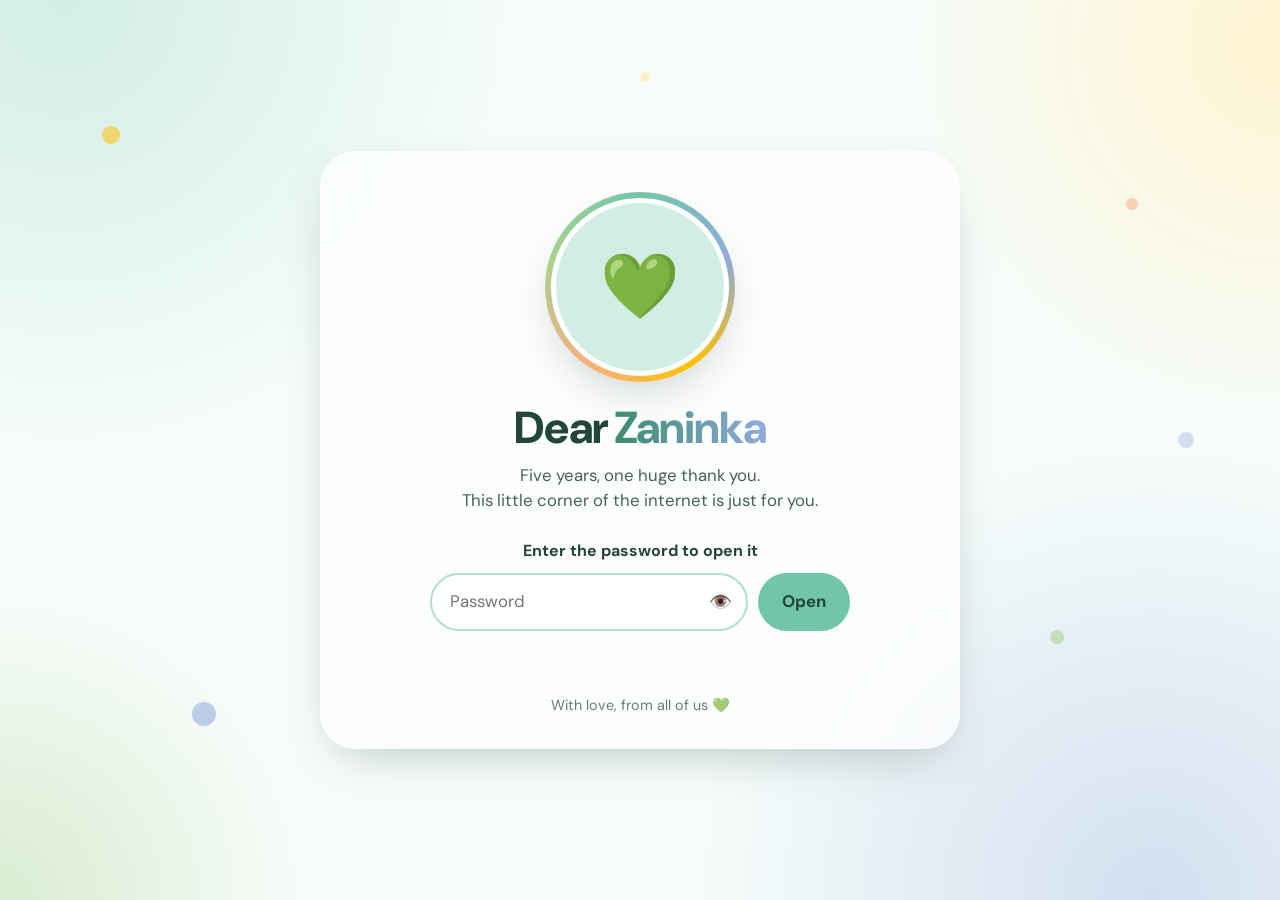
<file: index.html>
<!DOCTYPE html>
<html lang="en">
<head>
  <meta charset="utf-8">
  <meta name="viewport" content="width=device-width, initial-scale=1">
  <meta name="robots" content="noindex, nofollow">
  <title>For Zaninka 💚</title>
  <link rel="preconnect" href="https://fonts.googleapis.com">
  <link rel="preconnect" href="https://fonts.gstatic.com" crossorigin>
  <link href="https://fonts.googleapis.com/css2?family=DM+Sans:ital,opsz,wght@0,9..40,400;0,9..40,500;0,9..40,700;0,9..40,800&display=swap" rel="stylesheet">
  <link rel="stylesheet" href="css/style.css">
</head>
<body>
  <div class="bg"></div>
  <div class="dots"><span></span><span></span><span></span><span></span><span></span><span></span></div>

  <main class="stage">
    <section class="card pop-in">

      <!-- ▼ PHOTO OF ZANINKA: replace the file images/home/zaninka.jpg (same name) ▼ -->
      <!-- The photo only appears AFTER the password; before that, a heart is shown -->
      <div class="photo-ring">
        <div class="photo-fallback" id="photoSlot">💚</div>
      </div>

      <h1>Dear <span class="accent">Zaninka</span></h1>

      <!-- Locked state -->
      <div id="locked">
        <p class="lead">Five years, one huge thank you.<br>This little corner of the internet is just for you.</p>

        <form class="gate" id="gate" autocomplete="off">
          <label for="pw">Enter the password to open it</label>
          <div class="pw-row">
            <div class="pw-field">
              <input id="pw" type="password" placeholder="Password" autocapitalize="none" autocorrect="off" spellcheck="false" required>
              <button type="button" class="pw-toggle" id="toggle" aria-label="Show password">👁️</button>
            </div>
            <button class="btn" type="submit">Open</button>
          </div>
          <p class="error" id="error" role="alert"></p>
        </form>
      </div>

      <!-- Unlocked state -->
      <div id="unlocked" class="hidden">
        <p class="lead">Welcome! 💚 Your colleagues prepared something for you.<br>Pick where to start:</p>
        <nav class="menu">
          <a class="big-btn album" href="album.html">
            <span class="big-emoji">📸</span>
            Photo album
            <small>Our favourite memories</small>
          </a>
          <a class="big-btn bubbles" href="bubbles.html">
            <span class="big-emoji">🫧</span>
            Bubbles of love
            <small>Pop them, read our messages</small>
          </a>
        </nav>
      </div>

      <p class="footer-note">With love, from all of us 💚</p>
    </section>
  </main>

  <script src="js/config.js"></script>
  <script src="js/auth.js"></script>
  <script>
    const locked   = document.getElementById("locked");
    const unlocked = document.getElementById("unlocked");
    const form     = document.getElementById("gate");
    const input    = document.getElementById("pw");
    const error    = document.getElementById("error");
    const slot     = document.getElementById("photoSlot");
    const openBtn  = form.querySelector("button[type=submit]");

    // Decrypts and shows her photo (only possible after the right password)
    async function revealPhoto({ manifest, key }) {
      if (!manifest.home) return;
      try {
        const img = new Image();
        img.alt = SITE.name;
        img.src = await ZK.photoURL(key, manifest.home);
        await img.decode();
        img.classList.add("pop-in");
        slot.replaceWith(img);
      } catch (e) { slot.textContent = SITE.name.charAt(0); }
    }

    function showMenu(animate) {
      locked.classList.add("hidden");
      unlocked.classList.remove("hidden");
      if (animate) unlocked.classList.add("pop-in");
    }

    // Already unlocked earlier in this tab? Skip the password.
    if (ZK.hasSession()) {
      ZK.session().then((s) => { if (s) { showMenu(false); revealPhoto(s); } });
    }

    document.getElementById("toggle").addEventListener("click", () => {
      input.type = input.type === "password" ? "text" : "password";
    });

    form.addEventListener("submit", async (e) => {
      e.preventDefault();
      error.textContent = "";
      if (!window.crypto || !crypto.subtle) {
        error.textContent = "This page must be opened over https (e.g. on GitHub Pages).";
        return;
      }
      openBtn.disabled = true;
      openBtn.textContent = "Opening…";
      try {
        // Not case-sensitive, so phone keyboards that capitalise the first letter still work
        const s = await ZK.unlock(input.value.trim().toLowerCase());
        showMenu(true);
        revealPhoto(s);
      } catch (err) {
        if (!err || err.name !== "OperationError") {
          // Not a wrong password: the encrypted files could not be loaded at all
          error.textContent = location.protocol === "file:"
            ? "This page can't be tested by double-clicking the file: browsers block it. Open it through its GitHub Pages web address."
            : "Couldn't load the site data. Check that the \"data\" folder was uploaded next to index.html.";
        } else {
          error.textContent = "Hmm, that's not it. Try again! 🙈";
          form.classList.remove("shake");
          void form.offsetWidth;
          form.classList.add("shake");
          input.select();
        }
      } finally {
        openBtn.disabled = false;
        openBtn.textContent = "Open";
      }
    });
  </script>
</body>
</html>
</file>
<file: css/style.css>
/* ==========================================================
   Zaninka's farewell site — shared styles
   Font: DM Sans  |  Main colour: #72c6a8
   ========================================================== */

:root {
  /* Main colour + softer, lighter versions */
  --main:      #72c6a8;
  --main-1:    #8fd1ba;
  --main-2:    #b0dfcf;
  --main-3:    #d2eee4;
  --main-4:    #eaf7f2;
  --main-5:    #f6fcfa;
  --main-dark: #3d8b70;
  --ink:       #24453a;   /* text colour (dark green, readable on all the soft backgrounds) */

  /* Small highlights */
  --blue:       #90abdc;
  --green:      #a9d18e;
  --green-soft: #c5e0b4;
  --gold:       #ffc003;
  --gold-soft:  #fee598;
  --cream:      #fff2cc;
  --peach:      #f4b183;
  --blue-soft:  #b5c7e7;
  --grey:       #d9d9d9;

  --radius: 28px;
  --shadow: 0 18px 50px -20px rgba(36, 69, 58, .35);
}

* { box-sizing: border-box; margin: 0; padding: 0; }

html { -webkit-text-size-adjust: 100%; }

body {
  font-family: 'DM Sans', system-ui, -apple-system, 'Segoe UI', sans-serif;
  color: var(--ink);
  background: var(--main-5);
  min-height: 100vh;
  min-height: 100dvh;
  line-height: 1.5;
  -webkit-font-smoothing: antialiased;
  overflow-x: hidden;
}

/* ---------- Soft background ---------- */
.bg {
  position: fixed;
  inset: 0;
  z-index: -1;
  background:
    radial-gradient(60vmax 60vmax at 5% 0%,   var(--main-3) 0%, transparent 60%),
    radial-gradient(50vmax 50vmax at 100% 5%, color-mix(in srgb, var(--cream) 90%, transparent) 0%, transparent 60%),
    radial-gradient(60vmax 60vmax at 90% 100%, color-mix(in srgb, var(--blue-soft) 55%, transparent) 0%, transparent 60%),
    radial-gradient(40vmax 40vmax at 0% 100%, color-mix(in srgb, var(--green-soft) 60%, transparent) 0%, transparent 60%),
    var(--main-5);
}

.dots { position: fixed; inset: 0; z-index: -1; pointer-events: none; overflow: hidden; }
.dots span {
  position: absolute;
  border-radius: 50%;
  opacity: .55;
  animation: floaty 9s ease-in-out infinite alternate;
}
.dots span:nth-child(1) { width: 18px; height: 18px; background: var(--gold);      left: 8%;  top: 14%; }
.dots span:nth-child(2) { width: 12px; height: 12px; background: var(--peach);     left: 88%; top: 22%; animation-delay: -2s; }
.dots span:nth-child(3) { width: 24px; height: 24px; background: var(--blue);      left: 15%; top: 78%; animation-delay: -4s; }
.dots span:nth-child(4) { width: 14px; height: 14px; background: var(--green);     left: 82%; top: 70%; animation-delay: -1s; }
.dots span:nth-child(5) { width: 10px; height: 10px; background: var(--gold-soft); left: 50%; top: 8%;  animation-delay: -5s; }
.dots span:nth-child(6) { width: 16px; height: 16px; background: var(--blue-soft); left: 92%; top: 48%; animation-delay: -3s; }

@keyframes floaty {
  from { transform: translateY(0) translateX(0); }
  to   { transform: translateY(-24px) translateX(10px); }
}

/* ---------- Layout helpers ---------- */
.stage {
  min-height: 100vh;
  min-height: 100dvh;
  display: grid;
  place-items: center;
  padding: 24px 16px;
}

.card {
  width: 100%;
  max-width: 640px;
  text-align: center;
  background: rgba(255, 255, 255, .72);
  -webkit-backdrop-filter: blur(10px);
  backdrop-filter: blur(10px);
  border: 1px solid rgba(255, 255, 255, .9);
  border-radius: 36px;
  padding: 40px 28px 32px;
  box-shadow: var(--shadow);
}

h1 {
  font-size: clamp(2rem, 6vw, 2.8rem);
  font-weight: 800;
  letter-spacing: -.02em;
  line-height: 1.1;
}
h1 .accent {
  background: linear-gradient(90deg, var(--main-dark), var(--blue));
  -webkit-background-clip: text;
  background-clip: text;
  color: transparent;
}

.lead { margin-top: 10px; font-size: 1.05rem; opacity: .85; }

.footer-note { margin-top: 28px; font-size: .9rem; opacity: .7; }

/* ---------- Home photo ---------- */
.photo-ring {
  width: 190px;
  height: 190px;
  margin: 0 auto 22px;
  padding: 6px;
  border-radius: 50%;
  background: conic-gradient(var(--main), var(--blue), var(--gold), var(--peach), var(--green), var(--main));
  box-shadow: var(--shadow);
}
.photo-ring img,
.photo-ring .photo-fallback {
  width: 100%;
  height: 100%;
  border-radius: 50%;
  object-fit: cover;
  display: block;
  border: 5px solid #fff;
  background: var(--main-3);
}
.photo-ring .photo-fallback {
  display: flex;
  align-items: center;
  justify-content: center;
  font-size: 4rem;
  line-height: 1;
  font-weight: 800;
  color: var(--main-dark);
}

/* ---------- Password form ---------- */
.gate { margin-top: 26px; }
.gate label { display: block; font-weight: 700; margin-bottom: 10px; }

.pw-row {
  display: flex;
  gap: 10px;
  max-width: 420px;
  margin: 0 auto;
}
.pw-field { position: relative; flex: 1; }
.pw-field input {
  width: 100%;
  font: inherit;
  font-size: 1.05rem;
  padding: 14px 46px 14px 18px;
  border-radius: 999px;
  border: 2px solid var(--main-2);
  background: #fff;
  color: var(--ink);
  outline: none;
  transition: border-color .2s, box-shadow .2s;
}
.pw-field input:focus {
  border-color: var(--main);
  box-shadow: 0 0 0 5px color-mix(in srgb, var(--main) 28%, transparent);
}
.pw-toggle {
  position: absolute;
  right: 6px;
  top: 50%;
  transform: translateY(-50%);
  border: 0;
  background: transparent;
  font-size: 1.15rem;
  cursor: pointer;
  padding: 8px 10px;
  border-radius: 999px;
}

.btn {
  font: inherit;
  font-weight: 700;
  font-size: 1.05rem;
  border: 0;
  border-radius: 999px;
  padding: 14px 24px;
  background: var(--main);
  color: var(--ink);
  cursor: pointer;
  transition: transform .15s, box-shadow .15s, background .15s;
}
.btn:hover { transform: translateY(-2px); background: var(--main-1); box-shadow: 0 10px 22px -10px var(--main-dark); }
.btn:active { transform: translateY(0); }

.error {
  min-height: 1.5em;
  margin-top: 12px;
  font-weight: 500;
  color: #b3541e;
}
.shake { animation: shake .45s; }
@keyframes shake {
  20%, 60% { transform: translateX(-8px); }
  40%, 80% { transform: translateX(8px); }
}

/* ---------- Two big buttons ---------- */
.menu { margin-top: 28px; display: grid; gap: 16px; grid-template-columns: 1fr; }
@media (min-width: 640px) { .menu { grid-template-columns: 1fr 1fr; } }

.big-btn {
  display: flex;
  flex-direction: column;
  align-items: center;
  justify-content: center;
  gap: 6px;
  min-height: 190px;
  padding: 28px 20px;
  border-radius: var(--radius);
  text-decoration: none;
  color: var(--ink);
  font-size: 1.45rem;
  font-weight: 800;
  letter-spacing: -.01em;
  box-shadow: var(--shadow);
  transition: transform .2s, box-shadow .2s;
}
.big-btn small { font-size: .95rem; font-weight: 500; opacity: .8; }
.big-btn .big-emoji { font-size: 3rem; line-height: 1; }
.big-btn:hover, .big-btn:focus-visible { transform: translateY(-6px) rotate(-.6deg); box-shadow: 0 26px 50px -20px rgba(36, 69, 58, .5); }
/* White buttons with the same colourful ring as her photo */
.big-btn {
  border: 5px solid transparent;
  background:
    linear-gradient(#fff, #fff) padding-box,
    conic-gradient(from 20deg, var(--main), var(--blue), var(--gold), var(--peach), var(--green), var(--main)) border-box;
}
.big-btn.bubbles {
  background:
    linear-gradient(#fff, #fff) padding-box,
    conic-gradient(from 200deg, var(--main), var(--blue), var(--gold), var(--peach), var(--green), var(--main)) border-box;
}

.hidden { display: none !important; }
.pop-in { animation: popIn .5s cubic-bezier(.2, 1.4, .4, 1) both; }
@keyframes popIn { from { opacity: 0; transform: scale(.85) translateY(10px); } to { opacity: 1; transform: none; } }

/* ---------- Sub-page header ---------- */
.topbar {
  display: flex;
  align-items: center;
  justify-content: space-between;
  gap: 12px;
  padding: 18px 20px;
  max-width: 1100px;
  margin: 0 auto;
}
.back {
  display: inline-flex;
  align-items: center;
  gap: 8px;
  padding: 10px 18px;
  border-radius: 999px;
  background: rgba(255, 255, 255, .8);
  color: var(--ink);
  text-decoration: none;
  font-weight: 700;
  box-shadow: 0 6px 18px -10px rgba(36, 69, 58, .5);
  transition: transform .15s, background .15s;
}
.back:hover { transform: translateX(-3px); background: #fff; }

.page-head { text-align: center; padding: 8px 20px 24px; }

/* ---------- Album ---------- */
.gallery {
  max-width: 1100px;
  margin: 0 auto;
  padding: 0 16px 60px;
  column-width: 250px;
  column-gap: 18px;
}
.gallery figure {
  break-inside: avoid;
  margin: 0 0 18px;
  background: #fff;
  padding: 10px 10px 12px;
  border-radius: 20px;
  box-shadow: var(--shadow);
  transition: transform .25s;
}
.gallery figure:nth-child(3n + 1) { transform: rotate(-1deg); }
.gallery figure:nth-child(3n + 2) { transform: rotate(.8deg); }
.gallery figure:nth-child(3n)     { transform: rotate(-.4deg); }
.gallery figure:hover { transform: rotate(0) scale(1.02); }
.gallery button {
  display: block;
  width: 100%;
  border: 0;
  background: none;
  padding: 0;
  cursor: zoom-in;
  border-radius: 12px;
  overflow: hidden;
}
.gallery img { display: block; width: 100%; height: auto; }
.gallery figcaption { padding: 10px 6px 0; font-size: .95rem; text-align: center; }
.gallery figcaption:empty { display: none; }

.empty {
  text-align: center;
  max-width: 440px;
  margin: 30px auto;
  padding: 32px 24px;
  border-radius: var(--radius);
  background: rgba(255, 255, 255, .75);
  box-shadow: var(--shadow);
}

/* Lightbox */
.lightbox {
  position: fixed;
  inset: 0;
  z-index: 50;
  display: none;
  align-items: center;
  justify-content: center;
  padding: 20px;
  background: rgba(24, 48, 40, .86);
}
.lightbox.open { display: flex; }
.lightbox figure { max-width: min(92vw, 1100px); text-align: center; color: #fff; }
.lightbox img { max-width: 100%; max-height: 78vh; border-radius: 16px; display: block; margin: 0 auto; }
.lightbox figcaption { margin-top: 12px; min-height: 1.4em; }
.lb-btn {
  position: absolute;
  border: 0;
  width: 48px;
  height: 48px;
  border-radius: 50%;
  font-size: 1.4rem;
  background: rgba(255, 255, 255, .9);
  color: var(--ink);
  cursor: pointer;
}
.lb-btn:hover { background: var(--gold-soft); }
.lb-close { top: 18px; right: 18px; }
.lb-prev  { left: 14px;  top: 50%; transform: translateY(-50%); }
.lb-next  { right: 14px; top: 50%; transform: translateY(-50%); }

/* ---------- Bubbles page ---------- */
body.bubbles-page { overflow: hidden; height: 100vh; height: 100dvh; }

.bubbles-head {
  position: fixed;
  top: 0; left: 0; right: 0;
  z-index: 20;
  pointer-events: none;
}
.bubbles-head .topbar { pointer-events: auto; }
.hint { text-align: center; font-weight: 700; font-size: 1.1rem; margin-top: -4px; pointer-events: none; }
.counter { text-align: center; font-size: .9rem; opacity: .75; }

#field { position: fixed; inset: 0; overflow: hidden; z-index: 5; }

.bubble {
  position: absolute;
  bottom: -180px;
  width: var(--size);
  height: var(--size);
  border: 0;
  background: none;
  padding: 0;
  cursor: pointer;
  animation: rise var(--dur) linear var(--delay) infinite;
  -webkit-tap-highlight-color: transparent;
}
.bubble .inner {
  display: grid;
  place-items: center;
  width: 100%;
  height: 100%;
  border-radius: 50%;
  font-size: calc(var(--size) * .46);
  /* white, slightly glossy bubble */
  background:
    radial-gradient(circle at 30% 25%, #fff 0 10%, rgba(255, 255, 255, 0) 24%),
    radial-gradient(circle at 50% 55%, #fff 55%, #f1f6f4 100%);
  box-shadow:
    inset 0 -6px 14px rgba(114, 198, 168, .22),
    inset 0 0 0 2px #fff,
    0 12px 26px -10px rgba(36, 69, 58, .45);
  animation: sway var(--sway) ease-in-out infinite alternate;
  transition: transform .15s;
}
.bubble:hover .inner { transform: scale(1.1); }
.bubble:focus-visible { outline: 3px solid var(--ink); border-radius: 50%; }

@keyframes rise { from { transform: translateY(0); } to { transform: translateY(calc(-100vh - 360px)); } }
@keyframes sway { from { margin-left: -28px; } to { margin-left: 28px; } }

/* The "pop" ghost + confetti */
.ghost {
  position: fixed;
  z-index: 8;
  display: grid;
  place-items: center;
  border-radius: 50%;
  pointer-events: none;
  background: var(--tint);
  animation: burst .4s ease-out forwards;
}
@keyframes burst { to { transform: scale(1.7); opacity: 0; } }

.spark {
  position: fixed;
  z-index: 9;
  width: 10px;
  height: 10px;
  border-radius: 50%;
  pointer-events: none;
  animation: spark .7s ease-out forwards;
}
@keyframes spark { to { transform: translate(var(--dx), var(--dy)) scale(.2); opacity: 0; } }

/* Message card: centred on the screen */
.message {
  position: fixed;
  z-index: 30;
  left: 50%;
  top: 50%;
  width: min(640px, calc(100vw - 32px));
  max-height: calc(100vh - 110px);
  max-height: calc(100dvh - 110px);
  overflow-y: auto;
  padding: 36px 34px 26px;
  display: flex;
  flex-direction: column;
  align-items: center;
  gap: 14px;
  text-align: center;
  background: #fff;
  border-radius: 30px;
  box-shadow: 0 30px 80px -20px rgba(36, 69, 58, .6);
  border: 4px solid var(--main);
  opacity: 0;
  pointer-events: none;           /* bubbles behind stay clickable while hidden */
  transform: translate(-50%, -44%) scale(.85);
  transition: transform .4s cubic-bezier(.2, 1.3, .4, 1), opacity .25s;
}
.message.show { opacity: 1; pointer-events: auto; transform: translate(-50%, -50%) scale(1); }
.message .msg-emoji { font-size: 3.2rem; line-height: 1; flex: none; }
.message .msg-text {
  font-size: clamp(1.3rem, 3.8vw, 1.65rem);
  font-weight: 500;
  line-height: 1.45;
}
.message .signature {
  align-self: flex-end;           /* bottom right corner, like a signature */
  text-align: right;
  margin-top: 6px;
  font-size: 1.25rem;
  font-weight: 800;
  color: var(--main);             /* brand green #72c6a8 */
}
.message .signature:empty { display: none; }
.message .close {
  position: absolute;
  top: 12px; right: 12px;
  width: 38px; height: 38px;
  border: 0;
  border-radius: 50%;
  background: var(--main-3);
  color: var(--ink);
  font-size: 1rem;
  cursor: pointer;
}
.message .close:hover { background: var(--gold-soft); }
.message.swap .msg-text, .message.swap .msg-emoji, .message.swap .signature { animation: popIn .4s both; }

@media (prefers-reduced-motion: reduce) {
  .dots span, .bubble .inner { animation: none; }
  .bubble { animation-duration: 40s; }
  .big-btn, .btn, .back { transition: none; }
}
</file>
